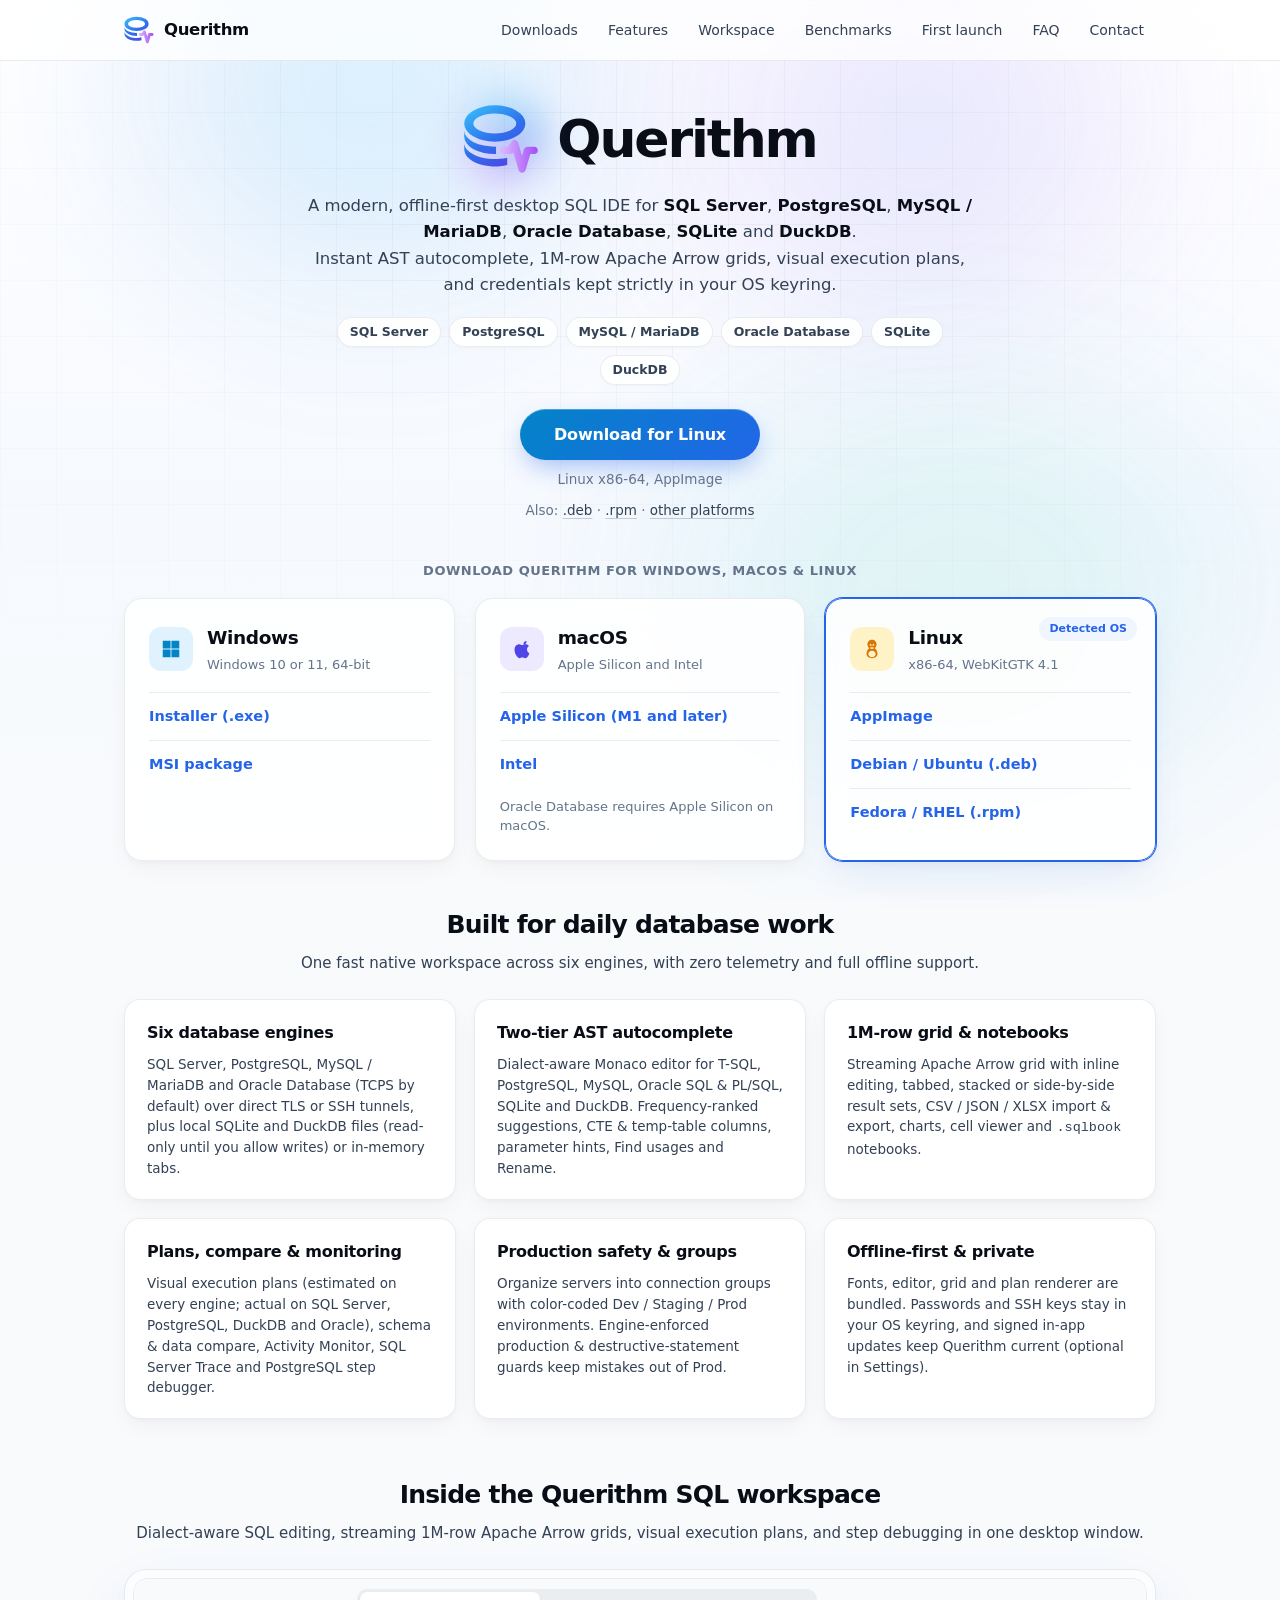
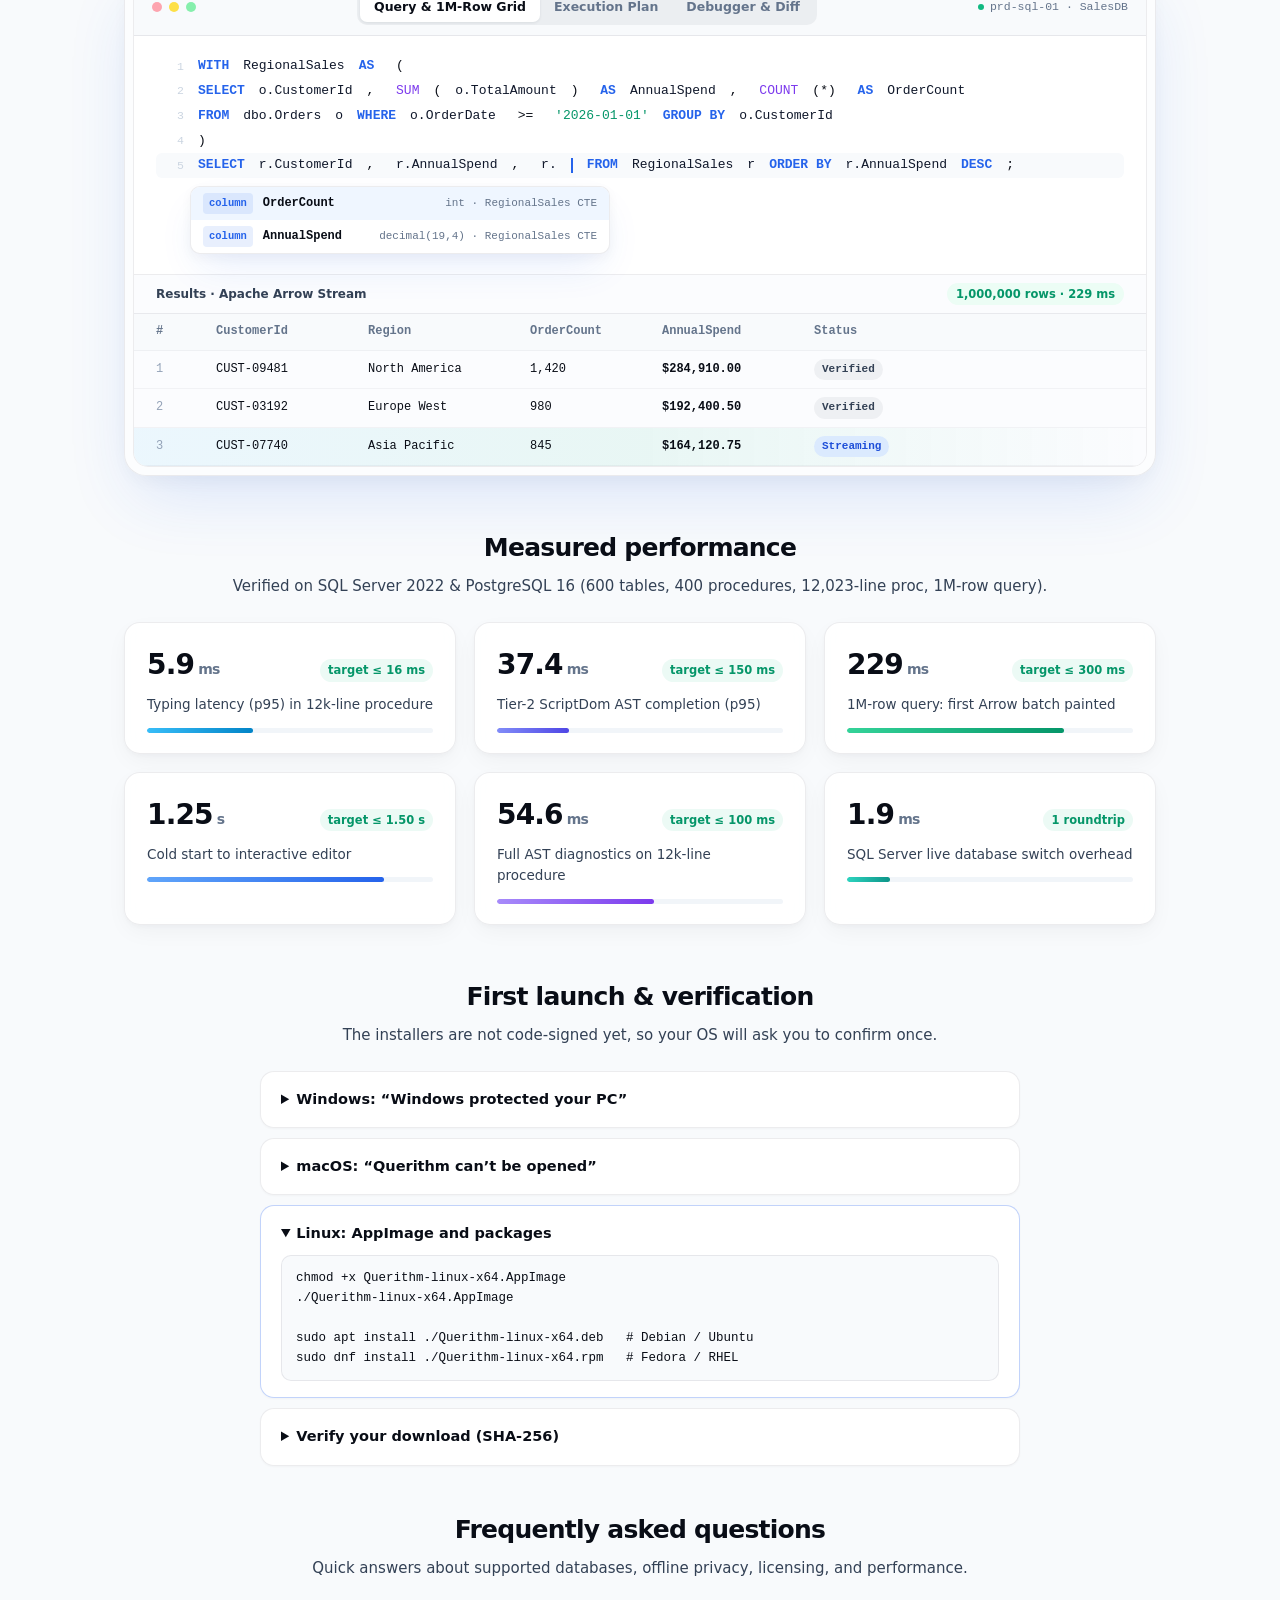
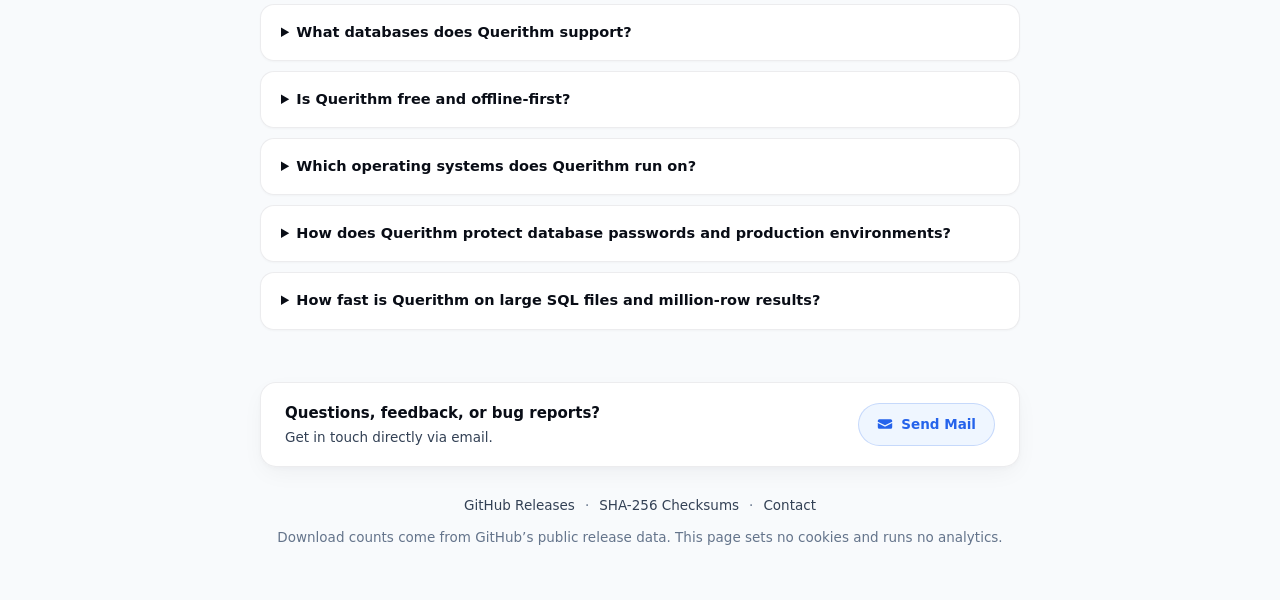
<file: index.html>
<!doctype html>
<html lang="en">
<head>
  <meta charset="utf-8">
  <meta name="viewport" content="width=device-width, initial-scale=1">
  <meta http-equiv="Content-Security-Policy" content="default-src 'none'; script-src 'self'; style-src 'self'; img-src 'self'; manifest-src 'self'; connect-src https://api.github.com; base-uri 'none'; form-action 'none'">
  <meta name="referrer" content="no-referrer">
  <title>Querithm — Offline SQL IDE for SQL Server, PostgreSQL &amp; MySQL</title>
  <meta name="description" content="Download Querithm, a free offline-first desktop SQL IDE for SQL Server, PostgreSQL, MySQL, Oracle, SQLite &amp; DuckDB on Windows, macOS, and Linux.">
  <meta name="keywords" content="Querithm, SQL IDE, offline SQL IDE, desktop SQL client, SQL Server IDE, PostgreSQL IDE, MySQL client, MariaDB client, Oracle Database IDE, SQLite client, DuckDB IDE, T-SQL autocomplete, visual execution plan, database IDE">
  <meta name="author" content="Querithm">
  <meta name="application-name" content="Querithm">
  <meta name="robots" content="index, follow, max-image-preview:large, max-snippet:-1, max-video-preview:-1">
  <link rel="canonical" href="https://querithm.app/">
  <link rel="icon" href="favicon.ico" sizes="any">
  <link rel="icon" href="icon.svg" type="image/svg+xml">
  <link rel="apple-touch-icon" href="icon.png">
  <link rel="manifest" href="site.webmanifest">
  <meta name="theme-color" content="#f8fafc">
  <meta property="og:locale" content="en_US">
  <meta property="og:type" content="website">
  <meta property="og:site_name" content="Querithm">
  <meta property="og:title" content="Querithm — Offline SQL IDE for SQL Server, PostgreSQL, MySQL, Oracle, SQLite &amp; DuckDB">
  <meta property="og:description" content="Free offline-first desktop SQL IDE with AST autocomplete, 1M-row Apache Arrow grid, visual execution plans, and OS keyring security for Windows, macOS &amp; Linux.">
  <meta property="og:url" content="https://querithm.app/">
  <meta property="og:image" content="https://querithm.app/og-image.png">
  <meta property="og:image:type" content="image/png">
  <meta property="og:image:width" content="1200">
  <meta property="og:image:height" content="630">
  <meta property="og:image:alt" content="Querithm — Offline-first desktop SQL IDE for SQL Server, PostgreSQL, MySQL, Oracle, SQLite and DuckDB">
  <meta name="twitter:card" content="summary_large_image">
  <meta name="twitter:title" content="Querithm — Offline SQL IDE for SQL Server, PostgreSQL &amp; MySQL">
  <meta name="twitter:description" content="Free offline-first desktop SQL IDE for SQL Server, PostgreSQL, MySQL, Oracle, SQLite &amp; DuckDB with AST autocomplete and 1M-row Arrow grids.">
  <meta name="twitter:image" content="https://querithm.app/og-image.png">
  <meta name="twitter:image:alt" content="Querithm — Offline-first desktop SQL IDE for SQL Server, PostgreSQL, MySQL, Oracle, SQLite and DuckDB">
  <link rel="stylesheet" href="style.css">
  <script src="app.js" defer></script>
  <script type="application/ld+json">
  {
    "@context": "https://schema.org",
    "@graph": [
      {
        "@type": "WebSite",
        "@id": "https://querithm.app/#website",
        "url": "https://querithm.app/",
        "name": "Querithm",
        "alternateName": "Querithm SQL IDE",
        "description": "Free, offline-first desktop SQL IDE for SQL Server, PostgreSQL, MySQL / MariaDB, Oracle Database, SQLite, and DuckDB.",
        "inLanguage": "en",
        "publisher": {
          "@id": "https://querithm.app/#organization"
        }
      },
      {
        "@type": "Organization",
        "@id": "https://querithm.app/#organization",
        "name": "Querithm",
        "url": "https://querithm.app/",
        "email": "dev.taosif.net@gmail.com",
        "logo": {
          "@type": "ImageObject",
          "url": "https://querithm.app/icon.png",
          "width": 512,
          "height": 512
        },
        "sameAs": [
          "https://github.com/dev-taosif-net/querithm-releases"
        ]
      },
      {
        "@type": "WebPage",
        "@id": "https://querithm.app/#webpage",
        "url": "https://querithm.app/",
        "name": "Querithm — Offline SQL IDE for SQL Server, PostgreSQL & MySQL",
        "description": "Download Querithm, a free offline-first desktop SQL IDE for SQL Server, PostgreSQL, MySQL, Oracle, SQLite & DuckDB on Windows, macOS, and Linux.",
        "isPartOf": {
          "@id": "https://querithm.app/#website"
        },
        "about": {
          "@id": "https://querithm.app/#software"
        },
        "primaryImageOfPage": {
          "@type": "ImageObject",
          "url": "https://querithm.app/og-image.png",
          "width": 1200,
          "height": 630
        },
        "inLanguage": "en"
      },
      {
        "@type": "SoftwareApplication",
        "@id": "https://querithm.app/#software",
        "name": "Querithm",
        "alternateName": "Querithm SQL IDE",
        "description": "Free, offline-first desktop SQL IDE for SQL Server, PostgreSQL, MySQL / MariaDB, Oracle Database, SQLite, and DuckDB with AST autocomplete, 1M-row Apache Arrow grids, visual execution plans, schema and data compare, Activity Monitor, SQL Server Trace, and PostgreSQL step debugger.",
        "url": "https://querithm.app/",
        "downloadUrl": "https://querithm.app/#platforms",
        "installUrl": "https://querithm.app/#platforms",
        "releaseNotes": "https://github.com/dev-taosif-net/querithm-releases/releases",
        "applicationCategory": "DeveloperApplication",
        "applicationSubCategory": "Database Management & SQL IDE",
        "operatingSystem": "Windows 10, Windows 11, macOS, Linux",
        "processorRequirements": "x86-64, Apple Silicon (ARM64)",
        "softwareVersion": "0.1.6",
        "license": "https://www.gnu.org/licenses/gpl-3.0.html",
        "isAccessibleForFree": true,
        "offers": {
          "@type": "Offer",
          "price": "0",
          "priceCurrency": "USD",
          "availability": "https://schema.org/InStock"
        },
        "image": "https://querithm.app/og-image.png",
        "screenshot": "https://querithm.app/og-image.png",
        "author": {
          "@id": "https://querithm.app/#organization"
        },
        "publisher": {
          "@id": "https://querithm.app/#organization"
        },
        "featureList": [
          "Six database engines: SQL Server, PostgreSQL, MySQL / MariaDB, Oracle Database, SQLite, and DuckDB",
          "Two-tier AST SQL autocomplete for T-SQL, PostgreSQL, MySQL, Oracle SQL & PL/SQL, SQLite, and DuckDB",
          "Streaming 1M-row Apache Arrow grid with inline editing, charts, notebooks, and CSV / JSON / XLSX import and export",
          "Visual execution plans with missing-index suggestions, schema and data compare, Activity Monitor, SQL Server Trace, and PostgreSQL step debugger",
          "Production and destructive-statement safety guards with Dev, Staging, and Prod connection groups",
          "Offline-first desktop architecture with zero telemetry and OS keyring credential storage"
        ]
      },
      {
        "@type": "FAQPage",
        "@id": "https://querithm.app/#faq",
        "mainEntity": [
          {
            "@type": "Question",
            "name": "What databases does Querithm support?",
            "acceptedAnswer": {
              "@type": "Answer",
              "text": "Querithm supports six database engines in one native workspace: Microsoft SQL Server, PostgreSQL, MySQL / MariaDB, Oracle Database (over TCPS by default), SQLite, and DuckDB, with direct TLS and SSH tunnel connections plus local file and in-memory tabs."
            }
          },
          {
            "@type": "Question",
            "name": "Is Querithm free and offline-first?",
            "acceptedAnswer": {
              "@type": "Answer",
              "text": "Yes. Querithm is free to download under the GNU GPL-3.0 license, requires no account, collects zero telemetry, and runs fully offline. Fonts, the Monaco SQL editor, the Apache Arrow grid, and the execution plan renderer are all bundled locally."
            }
          },
          {
            "@type": "Question",
            "name": "Which operating systems does Querithm run on?",
            "acceptedAnswer": {
              "@type": "Answer",
              "text": "Querithm runs natively on Windows 10 and 11 (64-bit .exe installer and .msi package), macOS (Apple Silicon and Intel .dmg), and Linux x86-64 (AppImage, Debian/Ubuntu .deb, and Fedora/RHEL .rpm). On macOS, Oracle Database connections require Apple Silicon."
            }
          },
          {
            "@type": "Question",
            "name": "How does Querithm protect database passwords and production environments?",
            "acceptedAnswer": {
              "@type": "Answer",
              "text": "Database passwords and SSH keys are stored strictly in your operating system keyring and never leave your machine. Connection groups let you color-code Dev, Staging, and Prod servers with engine-enforced production and destructive-statement guards."
            }
          },
          {
            "@type": "Question",
            "name": "How fast is Querithm on large SQL files and million-row results?",
            "acceptedAnswer": {
              "@type": "Answer",
              "text": "On benchmarked SQL Server 2022 and PostgreSQL 16 workloads (600 tables, 400 stored procedures, a 12,023-line procedure, and a 1M-row query), Querithm achieves 5.9 ms p95 typing latency, 37.4 ms p95 AST autocomplete, 229 ms to paint the first Apache Arrow batch, and 1.25 s cold start."
            }
          }
        ]
      }
    ]
  }
  </script>
</head>
<body>
  <!-- Clean, Smooth Animated Light Background -->
  <div class="ambient-bg" aria-hidden="true">
    <div class="aura aura-1"></div>
    <div class="aura aura-2"></div>
    <div class="aura aura-3"></div>
    <div class="grid-plane"></div>
    <div class="beam beam-1"></div>
    <div class="beam beam-2"></div>
  </div>

  <header class="header-wrap">
    <nav class="top" aria-label="Main navigation">
      <a class="brand" href="./">
        <svg class="nav-logo" viewBox="102 71 368 368" width="30" height="30" aria-hidden="true">
          <defs>
            <linearGradient id="nbody" gradientUnits="userSpaceOnUse" x1="140" y1="92" x2="330" y2="390">
              <stop offset="0" stop-color="#38BDF8"/>
              <stop offset="0.55" stop-color="#2F6FED"/>
              <stop offset="1" stop-color="#4F46E5"/>
            </linearGradient>
            <linearGradient id="npulse" gradientUnits="userSpaceOnUse" x1="296" y1="0" x2="450" y2="0">
              <stop offset="0" stop-color="#D8B4FE"/>
              <stop offset="1" stop-color="#A855F7"/>
            </linearGradient>
          </defs>
          <path fill-rule="evenodd" fill="url(#nbody)" d="M108 180 A148 88 0 0 1 404 180 A148 88 0 0 1 108 180 Z M152 180 A104 48 0 0 0 360 180 A104 48 0 0 0 152 180 Z M108 214 A148 78 0 0 0 262 291.9 L262 327.9 A148 84 0 0 1 108 244 Z M108 274 A148 78 0 0 0 316 345.3 L316 380.8 A148 84 0 0 1 108 304 Z"/>
          <path d="M300 310 L330 310 L352 278 L388 400 L414 310 L446 310" fill="none" stroke="url(#npulse)" stroke-width="36" stroke-linecap="round" stroke-linejoin="round"/>
        </svg>
        <span class="brand-name">Querithm</span>
      </a>

      <div class="top-nav">
        <a class="nav-item" href="#platforms">Downloads</a>
        <a class="nav-item" href="#features">Features</a>
        <a class="nav-item" href="#preview">Workspace</a>
        <a class="nav-item" href="#benchmarks">Benchmarks</a>
        <a class="nav-item" href="#install">First launch</a>
        <a class="nav-item" href="#faq">FAQ</a>
        <a class="nav-item" href="mailto:dev.taosif.net@gmail.com">Contact</a>
      </div>
    </nav>
  </header>

  <main>
    <!-- BALANCED, SPACIOUS HERO -->
    <section class="hero">
      <div class="hero-brand-row">
        <div class="logo-stage">
          <div class="logo-halo" aria-hidden="true"></div>
          <svg class="hero-icon" viewBox="102 71 368 368" width="76" height="76" role="img" aria-label="Querithm logo">
            <defs>
              <linearGradient id="hbody" gradientUnits="userSpaceOnUse" x1="140" y1="92" x2="330" y2="390">
                <stop offset="0" stop-color="#38BDF8"/>
                <stop offset="0.55" stop-color="#2F6FED"/>
                <stop offset="1" stop-color="#4F46E5"/>
              </linearGradient>
              <linearGradient id="hpulse" gradientUnits="userSpaceOnUse" x1="296" y1="0" x2="450" y2="0">
                <stop offset="0" stop-color="#D8B4FE"/>
                <stop offset="1" stop-color="#A855F7"/>
              </linearGradient>
            </defs>
            <path class="db-tier-1" fill-rule="evenodd" fill="url(#hbody)" d="M108 180 A148 88 0 0 1 404 180 A148 88 0 0 1 108 180 Z M152 180 A104 48 0 0 0 360 180 A104 48 0 0 0 152 180 Z"/>
            <path class="db-tier-2" fill-rule="evenodd" fill="url(#hbody)" d="M108 214 A148 78 0 0 0 262 291.9 L262 327.9 A148 84 0 0 1 108 244 Z"/>
            <path class="db-tier-3" fill-rule="evenodd" fill="url(#hbody)" d="M108 274 A148 78 0 0 0 316 345.3 L316 380.8 A148 84 0 0 1 108 304 Z"/>
            <path class="pulse-base" d="M300 310 L330 310 L352 278 L388 400 L414 310 L446 310" fill="none" stroke="url(#hpulse)" stroke-width="36" stroke-linecap="round" stroke-linejoin="round"/>
            <path class="pulse-path" pathLength="100" d="M300 310 L330 310 L352 278 L388 400 L414 310 L446 310" fill="none" stroke="#F5EDFF" stroke-width="36" stroke-linecap="round" stroke-linejoin="round"/>
          </svg>
        </div>

        <h1>Querithm</h1>
      </div>

      <p class="tagline">
        A modern, offline-first desktop SQL IDE for <strong>SQL Server</strong>, <strong>PostgreSQL</strong>, <strong>MySQL / MariaDB</strong>, <strong>Oracle Database</strong>, <strong>SQLite</strong> and <strong>DuckDB</strong>.<br>
        Instant AST autocomplete, 1M-row Apache Arrow grids, visual execution plans, and credentials kept strictly in your OS keyring.
      </p>

      <ul class="engine-pills" aria-label="Supported database engines">
        <li>SQL Server</li>
        <li>PostgreSQL</li>
        <li>MySQL / MariaDB</li>
        <li>Oracle Database</li>
        <li>SQLite</li>
        <li>DuckDB</li>
      </ul>

      <div class="cta">
        <a id="primary" class="btn-primary" href="#platforms">Download</a>
        <p id="primary-meta" class="meta">Windows, macOS and Linux</p>
        <p id="primary-alt" class="meta" hidden></p>
      </div>

      <p id="notice" class="notice" hidden></p>
      <p id="stats" class="stats" hidden><strong id="stats-total"></strong> downloads</p>
    </section>

    <!-- PLATFORM DOWNLOADS (IMMEDIATELY ACCESSIBLE, SPACIOUS 3-COLUMN GRID) -->
    <section id="platforms" class="platforms-wrap" aria-labelledby="platforms-heading">
      <h2 id="platforms-heading" class="platforms-heading">Download Querithm for Windows, macOS &amp; Linux</h2>
      <div class="platforms">
        <article class="card" data-os="windows">
          <div class="card-top">
            <div class="os-badge os-win" aria-hidden="true">
              <svg class="os-svg" viewBox="0 0 24 24" width="22" height="22" fill="currentColor"><path d="M3 3h8.5v8.5H3V3zm9.5 0H21v8.5h-8.5V3zM3 12.5h8.5V21H3v-8.5zm9.5 0H21V21h-8.5v-8.5z"/></svg>
            </div>
            <div>
              <h3>Windows</h3>
              <p class="req">Windows 10 or 11, 64-bit</p>
            </div>
          </div>
          <ul>
            <li><a data-asset="Querithm-windows-x64-setup.exe" href="https://github.com/dev-taosif-net/querithm-releases/releases/latest/download/Querithm-windows-x64-setup.exe">Installer (.exe)</a><span class="size"></span></li>
            <li><a data-asset="Querithm-windows-x64.msi" href="https://github.com/dev-taosif-net/querithm-releases/releases/latest/download/Querithm-windows-x64.msi">MSI package</a><span class="size"></span></li>
          </ul>
          <p class="count" hidden></p>
        </article>

        <article class="card" data-os="macos">
          <div class="card-top">
            <div class="os-badge os-mac" aria-hidden="true">
              <svg class="os-svg" viewBox="0 0 24 24" width="22" height="22" fill="currentColor"><path d="M18.71 19.5c-.83 1.24-1.71 2.45-3.05 2.47-1.34.03-1.77-.79-3.29-.79-1.53 0-2 .77-3.27.82-1.31.05-2.3-1.32-3.14-2.53C4.25 17 2.94 12.45 4.7 9.39c.87-1.52 2.43-2.48 4.12-2.51 1.28-.02 2.5.87 3.29.87.78 0 2.26-1.07 3.81-.91.65.03 2.47.26 3.64 1.98-.09.06-2.17 1.28-2.15 3.81.03 3.02 2.65 4.03 2.68 4.04-.03.07-.42 1.44-1.38 2.83M15.96 6.33c.67-.81 1.12-1.94 1-3.08-.96.04-2.13.64-2.82 1.45-.61.7-.15 1.86-.99 2.98 1.08.08 2.14-.54 2.81-1.35"/></svg>
            </div>
            <div>
              <h3>macOS</h3>
              <p class="req">Apple Silicon and Intel</p>
            </div>
          </div>
          <ul>
            <li><a data-asset="Querithm-macos-arm64.dmg" href="https://github.com/dev-taosif-net/querithm-releases/releases/latest/download/Querithm-macos-arm64.dmg">Apple Silicon (M1 and later)</a><span class="size"></span></li>
            <li><a data-asset="Querithm-macos-x64.dmg" href="https://github.com/dev-taosif-net/querithm-releases/releases/latest/download/Querithm-macos-x64.dmg">Intel</a><span class="size"></span></li>
          </ul>
          <p class="card-note">Oracle Database requires Apple Silicon on macOS.</p>
          <p class="count" hidden></p>
        </article>

        <article class="card" data-os="linux">
          <div class="card-top">
            <div class="os-badge os-linux" aria-hidden="true">
              <svg class="os-svg" viewBox="0 0 24 24" width="22" height="22" fill="currentColor"><path d="M12 2C9.24 2 7 4.24 7 7c0 1.65.79 3.11 2.02 4.03C7.17 12.44 6 14.84 6 17.5 6 20 8.5 22 12 22s6-2 6-4.5c0-2.66-1.17-5.06-3.02-6.47C16.21 10.11 17 8.65 17 7c0-2.76-2.24-5-5-5zm-1.5 4.5a1 1 0 1 1 0 2 1 1 0 0 1 0-2zm3 0a1 1 0 1 1 0 2 1 1 0 0 1 0-2zM12 10c1.1 0 2 .45 2 1s-.9 1-2 1-2-.45-2-1 .9-1 2-1zm0 4c2.21 0 4 1.57 4 3.5S14.21 21 12 21s-4-1.57-4-3.5S9.79 14 12 14z"/></svg>
            </div>
            <div>
              <h3>Linux</h3>
              <p class="req">x86-64, WebKitGTK 4.1</p>
            </div>
          </div>
          <ul>
            <li><a data-asset="Querithm-linux-x64.AppImage" href="https://github.com/dev-taosif-net/querithm-releases/releases/latest/download/Querithm-linux-x64.AppImage">AppImage</a><span class="size"></span></li>
            <li><a data-asset="Querithm-linux-x64.deb" href="https://github.com/dev-taosif-net/querithm-releases/releases/latest/download/Querithm-linux-x64.deb">Debian / Ubuntu (.deb)</a><span class="size"></span></li>
            <li><a data-asset="Querithm-linux-x64.rpm" href="https://github.com/dev-taosif-net/querithm-releases/releases/latest/download/Querithm-linux-x64.rpm">Fedora / RHEL (.rpm)</a><span class="size"></span></li>
          </ul>
          <p class="count" hidden></p>
        </article>
      </div>
    </section>

    <!-- FEATURES & SUPPORTED ENGINES -->
    <section id="features" class="features-wrap" aria-label="Features and supported engines">
      <div class="section-head">
        <h2>Built for daily database work</h2>
        <p>One fast native workspace across six engines, with zero telemetry and full offline support.</p>
      </div>

      <div class="feature-grid">
        <article class="feature-card">
          <h3>Six database engines</h3>
          <p>SQL Server, PostgreSQL, MySQL / MariaDB and Oracle Database (TCPS by default) over direct TLS or SSH tunnels, plus local SQLite and DuckDB files (read-only until you allow writes) or in-memory tabs.</p>
        </article>

        <article class="feature-card">
          <h3>Two-tier AST autocomplete</h3>
          <p>Dialect-aware Monaco editor for T-SQL, PostgreSQL, MySQL, Oracle SQL &amp; PL/SQL, SQLite and DuckDB. Frequency-ranked suggestions, CTE &amp; temp-table columns, parameter hints, Find usages and Rename.</p>
        </article>

        <article class="feature-card">
          <h3>1M-row grid &amp; notebooks</h3>
          <p>Streaming Apache Arrow grid with inline editing, tabbed, stacked or side-by-side result sets, CSV / JSON / XLSX import &amp; export, charts, cell viewer and <code>.sqlbook</code> notebooks.</p>
        </article>

        <article class="feature-card">
          <h3>Plans, compare &amp; monitoring</h3>
          <p>Visual execution plans (estimated on every engine; actual on SQL Server, PostgreSQL, DuckDB and Oracle), schema &amp; data compare, Activity Monitor, SQL Server Trace and PostgreSQL step debugger.</p>
        </article>

        <article class="feature-card">
          <h3>Production safety &amp; groups</h3>
          <p>Organize servers into connection groups with color-coded Dev / Staging / Prod environments. Engine-enforced production &amp; destructive-statement guards keep mistakes out of Prod.</p>
        </article>

        <article class="feature-card">
          <h3>Offline-first &amp; private</h3>
          <p>Fonts, editor, grid and plan renderer are bundled. Passwords and SSH keys stay in your OS keyring, and signed in-app updates keep Querithm current (optional in Settings).</p>
        </article>
      </div>
    </section>

    <!-- SPACIOUS FULL-WIDTH WORKSPACE PREVIEW -->
    <section id="preview" class="preview-section" aria-labelledby="preview-heading">
      <div class="section-head">
        <h2 id="preview-heading">Inside the Querithm SQL workspace</h2>
        <p>Dialect-aware SQL editing, streaming 1M-row Apache Arrow grids, visual execution plans, and step debugging in one desktop window.</p>
      </div>
      <div class="preview-shell">
        <div class="window-frame">
          <div class="window-bar">
            <div class="traffic-lights" aria-hidden="true">
              <span></span><span></span><span></span>
            </div>
            <div class="segmented-tabs" role="tablist" aria-label="Workspace view">
              <button type="button" id="tab-query" class="seg-btn active" role="tab" aria-selected="true" aria-controls="pane-query" data-tab="query">Query &amp; 1M-Row Grid</button>
              <button type="button" id="tab-plan" class="seg-btn" role="tab" aria-selected="false" aria-controls="pane-plan" data-tab="plan">Execution Plan</button>
              <button type="button" id="tab-debug" class="seg-btn" role="tab" aria-selected="false" aria-controls="pane-debug" data-tab="debug">Debugger &amp; Diff</button>
            </div>
            <div class="conn-indicator">
              <span class="conn-dot"></span>
              <span>prd-sql-01 · SalesDB</span>
            </div>
          </div>

          <!-- View 1: Query & Grid -->
          <div id="pane-query" class="window-body active" role="tabpanel" aria-labelledby="tab-query" data-pane="query">
            <div class="editor-area">
              <div class="code-line"><span class="ln">1</span><span class="kw">WITH</span> <span class="id">RegionalSales</span> <span class="kw">AS</span> (</div>
              <div class="code-line"><span class="ln">2</span>  <span class="kw">SELECT</span> <span class="id">o.CustomerId</span>, <span class="fn">SUM</span>(<span class="id">o.TotalAmount</span>) <span class="kw">AS</span> <span class="id">AnnualSpend</span>, <span class="fn">COUNT</span>(*) <span class="kw">AS</span> <span class="id">OrderCount</span></div>
              <div class="code-line"><span class="ln">3</span>  <span class="kw">FROM</span> <span class="id">dbo.Orders</span> <span class="id">o</span> <span class="kw">WHERE</span> <span class="id">o.OrderDate</span> &gt;= <span class="str">'2026-01-01'</span> <span class="kw">GROUP BY</span> <span class="id">o.CustomerId</span></div>
              <div class="code-line"><span class="ln">4</span>)</div>
              <div class="code-line active-line"><span class="ln">5</span><span class="kw">SELECT</span> <span class="id">r.CustomerId</span>, <span class="id">r.AnnualSpend</span>, <span class="id">r.</span><span class="caret"></span> <span class="kw">FROM</span> <span class="id">RegionalSales</span> <span class="id">r</span> <span class="kw">ORDER BY</span> <span class="id">r.AnnualSpend</span> <span class="kw">DESC</span>;</div>

              <div class="ac-popover" aria-hidden="true">
                <div class="ac-row ac-active">
                  <span class="ac-badge">column</span>
                  <span class="ac-name">OrderCount</span>
                  <span class="ac-meta">int · RegionalSales CTE</span>
                </div>
                <div class="ac-row">
                  <span class="ac-badge">column</span>
                  <span class="ac-name">AnnualSpend</span>
                  <span class="ac-meta">decimal(19,4) · RegionalSales CTE</span>
                </div>
              </div>
            </div>

            <div class="grid-area">
              <div class="grid-bar">
                <span>Results · Apache Arrow Stream</span>
                <span class="grid-pill">1,000,000 rows · 229 ms</span>
              </div>
              <div class="grid-rows">
                <div class="g-row g-head">
                  <span>#</span><span>CustomerId</span><span>Region</span><span>OrderCount</span><span>AnnualSpend</span><span>Status</span>
                </div>
                <div class="g-row">
                  <span class="g-idx">1</span><span>CUST-09481</span><span>North America</span><span>1,420</span><span class="g-num">$284,910.00</span><span><span class="status-chip">Verified</span></span>
                </div>
                <div class="g-row">
                  <span class="g-idx">2</span><span>CUST-03192</span><span>Europe West</span><span>980</span><span class="g-num">$192,400.50</span><span><span class="status-chip">Verified</span></span>
                </div>
                <div class="g-row g-stream">
                  <span class="g-idx">3</span><span>CUST-07740</span><span>Asia Pacific</span><span>845</span><span class="g-num">$164,120.75</span><span><span class="status-chip chip-live">Streaming</span></span>
                </div>
              </div>
            </div>
          </div>

          <!-- View 2: Execution Plan -->
          <div id="pane-plan" class="window-body" role="tabpanel" aria-labelledby="tab-plan" data-pane="plan" hidden>
            <div class="plan-view">
              <div class="plan-cards">
                <div class="p-node">
                  <span class="p-tag tag-emerald">8% Cost</span>
                  <strong>Index Seek</strong>
                  <span class="p-sub">IX_Orders_OrderDate · 1.2 ms</span>
                  <div class="p-track"><span class="p-fill w-8"></span></div>
                </div>
                <div class="p-edge" aria-hidden="true"></div>
                <div class="p-node p-node-warn">
                  <span class="p-tag tag-amber">68% Cost</span>
                  <strong>Hash Match Aggregate</strong>
                  <span class="p-sub">Group By CustomerId · 142 ms</span>
                  <div class="p-track"><span class="p-fill w-68"></span></div>
                </div>
                <div class="p-edge" aria-hidden="true"></div>
                <div class="p-node">
                  <span class="p-tag tag-blue">24% Cost</span>
                  <strong>Sort (Top N)</strong>
                  <span class="p-sub">AnnualSpend DESC · 31 ms</span>
                  <div class="p-track"><span class="p-fill w-24"></span></div>
                </div>
              </div>
              <div class="plan-hint">
                <span class="hint-label">Missing Index Suggestion</span>
                <code>CREATE INDEX IX_Orders_OrderDate_Inc ON dbo.Orders (OrderDate) INCLUDE (CustomerId, TotalAmount);</code>
              </div>
            </div>
          </div>

          <!-- View 3: Step Debugger & Diff -->
          <div id="pane-debug" class="window-body" role="tabpanel" aria-labelledby="tab-debug" data-pane="debug" hidden>
            <div class="debug-view">
              <div class="editor-area">
                <div class="code-line"><span class="ln">14</span><span class="kw">CREATE OR ALTER PROCEDURE</span> <span class="id">dbo.usp_SettleInvoice</span> (<span class="id">@InvoiceId</span> <span class="kw">bigint</span>) <span class="kw">AS</span></div>
                <div class="code-line"><span class="ln">15</span><span class="kw">BEGIN</span></div>
                <div class="code-line bp-active"><span class="ln">16</span>  <span class="kw">DECLARE</span> <span class="id">@Balance</span> <span class="kw">decimal</span>(19,4) = <span class="fn">dbo.fn_GetBalance</span>(<span class="id">@InvoiceId</span>);</div>
                <div class="code-line"><span class="ln">17</span>  <span class="kw">IF</span> <span class="id">@Balance</span> &gt; 0 <span class="kw">COMMIT TRANSACTION</span>;</div>
                <div class="code-line"><span class="ln">18</span><span class="kw">END</span>;</div>
              </div>
              <div class="debug-bar">
                <div class="d-metric"><span>Breakpoint</span><strong>Line 16 · Paused</strong></div>
                <div class="d-metric"><span>@InvoiceId</span><strong>904812</strong></div>
                <div class="d-metric"><span>@Balance</span><strong>1,420.5000</strong></div>
                <div class="d-metric"><span>Environment Guard</span><strong>PROD Write Protected</strong></div>
              </div>
            </div>
          </div>
        </div>
      </div>
    </section>

    <!-- MEASURED BENCHMARKS (SPACIOUS 3x2 GRID) -->
    <section id="benchmarks" class="bench-wrap" aria-label="Measured performance benchmarks">
      <div class="section-head">
        <h2>Measured performance</h2>
        <p>Verified on SQL Server 2022 &amp; PostgreSQL 16 (600 tables, 400 procedures, 12,023-line proc, 1M-row query).</p>
      </div>

      <div class="bench-grid">
        <div class="bench-card">
          <div class="bench-row">
            <span class="bench-val">5.9<small> ms</small></span>
            <span class="bench-gate">target ≤ 16 ms</span>
          </div>
          <p class="bench-title">Typing latency (p95) in 12k-line procedure</p>
          <div class="bench-bar"><span class="bench-fill b-sky"></span></div>
        </div>

        <div class="bench-card">
          <div class="bench-row">
            <span class="bench-val">37.4<small> ms</small></span>
            <span class="bench-gate">target ≤ 150 ms</span>
          </div>
          <p class="bench-title">Tier-2 ScriptDom AST completion (p95)</p>
          <div class="bench-bar"><span class="bench-fill b-indigo"></span></div>
        </div>

        <div class="bench-card">
          <div class="bench-row">
            <span class="bench-val">229<small> ms</small></span>
            <span class="bench-gate">target ≤ 300 ms</span>
          </div>
          <p class="bench-title">1M-row query: first Arrow batch painted</p>
          <div class="bench-bar"><span class="bench-fill b-emerald"></span></div>
        </div>

        <div class="bench-card">
          <div class="bench-row">
            <span class="bench-val">1.25<small> s</small></span>
            <span class="bench-gate">target ≤ 1.50 s</span>
          </div>
          <p class="bench-title">Cold start to interactive editor</p>
          <div class="bench-bar"><span class="bench-fill b-blue"></span></div>
        </div>

        <div class="bench-card">
          <div class="bench-row">
            <span class="bench-val">54.6<small> ms</small></span>
            <span class="bench-gate">target ≤ 100 ms</span>
          </div>
          <p class="bench-title">Full AST diagnostics on 12k-line procedure</p>
          <div class="bench-bar"><span class="bench-fill b-violet"></span></div>
        </div>

        <div class="bench-card">
          <div class="bench-row">
            <span class="bench-val">1.9<small> ms</small></span>
            <span class="bench-gate">1 roundtrip</span>
          </div>
          <p class="bench-title">SQL Server live database switch overhead</p>
          <div class="bench-bar"><span class="bench-fill b-teal"></span></div>
        </div>
      </div>
    </section>

    <!-- FIRST LAUNCH & VERIFICATION -->
    <section id="install" class="install">
      <div class="section-head">
        <h2>First launch &amp; verification</h2>
        <p>The installers are not code-signed yet, so your OS will ask you to confirm once.</p>
      </div>

      <div class="accordion-grid">
        <details data-os="windows">
          <summary>Windows: “Windows protected your PC”</summary>
          <p>Click <b>More info</b>, then <b>Run anyway</b>.</p>
        </details>
        <details data-os="macos">
          <summary>macOS: “Querithm can’t be opened”</summary>
          <ol>
            <li>Open the .dmg and drag Querithm to Applications.</li>
            <li>Open Querithm once and close the warning.</li>
            <li>Go to <b>System Settings → Privacy &amp; Security</b>, scroll down and click <b>Open Anyway</b>.</li>
          </ol>
          <p>If macOS says the app “is damaged”, run this in Terminal, then open it again:</p>
          <pre><code>xattr -dr com.apple.quarantine /Applications/Querithm.app</code></pre>
        </details>
        <details data-os="linux">
          <summary>Linux: AppImage and packages</summary>
          <pre><code>chmod +x Querithm-linux-x64.AppImage
./Querithm-linux-x64.AppImage

sudo apt install ./Querithm-linux-x64.deb   # Debian / Ubuntu
sudo dnf install ./Querithm-linux-x64.rpm   # Fedora / RHEL</code></pre>
        </details>
        <details>
          <summary>Verify your download (SHA-256)</summary>
          <p>Every release has a <a href="https://github.com/dev-taosif-net/querithm-releases/releases/latest/download/SHA256SUMS.txt" rel="noopener noreferrer">SHA256SUMS.txt</a>. Compare it with:</p>
          <pre><code>sha256sum Querithm-*                     # Linux
shasum -a 256 Querithm-*                 # macOS
Get-FileHash .\Querithm-windows-x64-setup.exe   # Windows PowerShell</code></pre>
        </details>
      </div>
    </section>

    <!-- FREQUENTLY ASKED QUESTIONS -->
    <section id="faq" class="install faq" aria-labelledby="faq-heading">
      <div class="section-head">
        <h2 id="faq-heading">Frequently asked questions</h2>
        <p>Quick answers about supported databases, offline privacy, licensing, and performance.</p>
      </div>

      <div class="accordion-grid">
        <details>
          <summary>What databases does Querithm support?</summary>
          <p>Querithm supports six database engines in one native workspace: Microsoft SQL Server, PostgreSQL, MySQL / MariaDB, Oracle Database (over TCPS by default), SQLite, and DuckDB, with direct TLS and SSH tunnel connections plus local file and in-memory tabs.</p>
        </details>
        <details>
          <summary>Is Querithm free and offline-first?</summary>
          <p>Yes. Querithm is free to download under the GNU GPL-3.0 license, requires no account, collects zero telemetry, and runs fully offline. Fonts, the Monaco SQL editor, the Apache Arrow grid, and the execution plan renderer are all bundled locally.</p>
        </details>
        <details>
          <summary>Which operating systems does Querithm run on?</summary>
          <p>Querithm runs natively on Windows 10 and 11 (64-bit .exe installer and .msi package), macOS (Apple Silicon and Intel .dmg), and Linux x86-64 (AppImage, Debian/Ubuntu .deb, and Fedora/RHEL .rpm). On macOS, Oracle Database connections require Apple Silicon.</p>
        </details>
        <details>
          <summary>How does Querithm protect database passwords and production environments?</summary>
          <p>Database passwords and SSH keys are stored strictly in your operating system keyring and never leave your machine. Connection groups let you color-code Dev, Staging, and Prod servers with engine-enforced production and destructive-statement guards.</p>
        </details>
        <details>
          <summary>How fast is Querithm on large SQL files and million-row results?</summary>
          <p>On benchmarked SQL Server 2022 and PostgreSQL 16 workloads (600 tables, 400 stored procedures, a 12,023-line procedure, and a 1M-row query), Querithm achieves 5.9 ms p95 typing latency, 37.4 ms p95 AST autocomplete, 229 ms to paint the first Apache Arrow batch, and 1.25 s cold start.</p>
        </details>
      </div>
    </section>
  </main>

  <footer>
    <div class="contact-card">
      <div class="contact-text">
        <strong>Questions, feedback, or bug reports?</strong>
        <span>Get in touch directly via email.</span>
      </div>
      <a class="contact-btn" href="mailto:dev.taosif.net@gmail.com">
        <svg viewBox="0 0 20 20" width="16" height="16" fill="currentColor" aria-hidden="true"><path d="M3 4a2 2 0 0 0-2 2v1.161l8.441 4.221a1.25 1.25 0 0 0 1.118 0L19 7.162V6a2 2 0 0 0-2-2H3Z"/><path d="m19 8.839-7.77 3.885a2.75 2.75 0 0 1-2.46 0L1 8.839V14a2 2 0 0 0 2 2h14a2 2 0 0 0 2-2V8.839Z"/></svg>
        <span>Send Mail</span>
      </a>
    </div>
    <nav class="footer-links" aria-label="Release and project links">
      <a href="https://github.com/dev-taosif-net/querithm-releases/releases" rel="noopener noreferrer">GitHub Releases</a>
      <span aria-hidden="true">·</span>
      <a href="https://github.com/dev-taosif-net/querithm-releases/releases/latest/download/SHA256SUMS.txt" rel="noopener noreferrer">SHA-256 Checksums</a>
      <span aria-hidden="true">·</span>
      <a href="mailto:dev.taosif.net@gmail.com">Contact</a>
    </nav>
    <p>Download counts come from GitHub’s public release data. This page sets no cookies and runs no analytics.</p>
  </footer>
</body>
</html>
</file>
<file: style.css>
:root {
  --bg: #f8fafc;
  --surface: rgba(255, 255, 255, 0.88);
  --surface-solid: #ffffff;
  --surface-subtle: #f1f5f9;
  --border: rgba(15, 23, 42, 0.08);
  --border-hover: rgba(37, 99, 235, 0.28);
  --text: #090d16;
  --text-secondary: #334155;
  --muted: #64748b;
  --accent: #2563eb;
  --accent-hover: #1d4ed8;
  --accent-text: #ffffff;
  --code-bg: #f8fafc;
  --notice-bg: #fffbeb;
  --notice-border: #fde68a;
  --shadow-xs: 0 1px 2px rgba(15, 23, 42, 0.03);
  --shadow-sm: 0 8px 24px -4px rgba(15, 23, 42, 0.05), 0 2px 6px rgba(15, 23, 42, 0.03);
  --shadow-md: 0 18px 42px -10px rgba(37, 99, 235, 0.12), 0 4px 12px rgba(15, 23, 42, 0.04);
  --shadow-lg: 0 28px 68px -12px rgba(37, 99, 235, 0.15), 0 8px 24px -4px rgba(15, 23, 42, 0.05);
  color-scheme: light;
}

* {
  box-sizing: border-box;
}

[hidden] {
  display: none !important;
}

html {
  scroll-behavior: smooth;
  -webkit-font-smoothing: antialiased;
  -moz-osx-font-smoothing: grayscale;
}

body {
  position: relative;
  margin: 0;
  min-height: 100vh;
  overflow-x: hidden;
  background: var(--bg);
  color: var(--text);
  font: 15.5px/1.6 Inter, system-ui, -apple-system, "Segoe UI", Roboto, sans-serif;
}

a {
  color: var(--accent);
  text-decoration: none;
  transition: color 0.18s ease;
}

a:hover {
  color: var(--accent-hover);
}

/* ==========================================================================
   CLEAN ANIMATED LIGHT BACKGROUND
   ========================================================================== */
.ambient-bg {
  position: fixed;
  inset: 0;
  z-index: -1;
  overflow: hidden;
  pointer-events: none;
  background: linear-gradient(180deg, #ffffff 0%, #f6f9fe 55%, #f8fafc 100%);
}

.aura {
  position: absolute;
  border-radius: 50%;
  filter: blur(85px);
  opacity: 0.6;
  will-change: transform;
}

.aura-1 {
  top: -140px;
  left: 8%;
  width: 540px;
  height: 440px;
  background: radial-gradient(circle, rgba(56, 189, 248, 0.36) 0%, rgba(37, 99, 235, 0.14) 70%, transparent 100%);
  animation: auraFloat1 16s ease-in-out infinite alternate;
}

.aura-2 {
  top: -100px;
  right: 8%;
  width: 520px;
  height: 440px;
  background: radial-gradient(circle, rgba(129, 140, 248, 0.34) 0%, rgba(168, 85, 247, 0.12) 70%, transparent 100%);
  animation: auraFloat2 19s ease-in-out infinite alternate;
}

.aura-3 {
  top: 42%;
  left: 50%;
  width: 640px;
  height: 420px;
  background: radial-gradient(circle, rgba(52, 211, 153, 0.22) 0%, rgba(56, 189, 248, 0.12) 70%, transparent 100%);
  animation: auraFloat3 22s ease-in-out infinite alternate;
}

@keyframes auraFloat1 {
  0% { transform: translate3d(0, 0, 0) scale(1); }
  100% { transform: translate3d(60px, 40px, 0) scale(1.08); }
}

@keyframes auraFloat2 {
  0% { transform: translate3d(0, 0, 0) scale(1); }
  100% { transform: translate3d(-60px, 45px, 0) scale(1.07); }
}

@keyframes auraFloat3 {
  0% { transform: translate3d(-50%, 0, 0) scale(0.96); }
  100% { transform: translate3d(-44%, -35px, 0) scale(1.06); }
}

.grid-plane {
  position: absolute;
  inset: 0;
  background-image:
    linear-gradient(to right, rgba(15, 23, 42, 0.035) 1px, transparent 1px),
    linear-gradient(to bottom, rgba(15, 23, 42, 0.035) 1px, transparent 1px);
  background-size: 56px 56px;
  mask-image: radial-gradient(ellipse 80% 60% at 50% 25%, #000 20%, transparent 100%);
}

.beam {
  position: absolute;
  height: 1.5px;
  width: 240px;
  border-radius: 999px;
  opacity: 0.65;
}

.beam-1 {
  top: 168px;
  left: -240px;
  background: linear-gradient(90deg, transparent, #38bdf8, #2563eb, transparent);
  animation: beamPassRight 12s linear infinite;
}

.beam-2 {
  top: 392px;
  right: -240px;
  background: linear-gradient(90deg, transparent, #10b981, #38bdf8, transparent);
  animation: beamPassLeft 15s linear infinite 3s;
}

@keyframes beamPassRight {
  0% { transform: translateX(0); opacity: 0; }
  15% { opacity: 0.7; }
  85% { opacity: 0.7; }
  100% { transform: translateX(calc(100vw + 480px)); opacity: 0; }
}

@keyframes beamPassLeft {
  0% { transform: translateX(0); opacity: 0; }
  15% { opacity: 0.7; }
  85% { opacity: 0.7; }
  100% { transform: translateX(calc(-100vw - 480px)); opacity: 0; }
}

/* ==========================================================================
   HEADER
   ========================================================================== */
.header-wrap {
  position: sticky;
  top: 0;
  z-index: 40;
  backdrop-filter: blur(16px);
  -webkit-backdrop-filter: blur(16px);
  background: rgba(255, 255, 255, 0.76);
  border-bottom: 1px solid var(--border);
}

.top,
main,
footer {
  max-width: 1080px;
  margin: 0 auto;
  padding: 0 24px;
}

.top {
  display: flex;
  align-items: center;
  justify-content: space-between;
  height: 60px;
}

.brand {
  display: inline-flex;
  align-items: center;
  gap: 10px;
  color: var(--text);
  font-size: 16.5px;
  font-weight: 750;
  letter-spacing: -0.02em;
}

.nav-logo {
  transition: transform 0.25s cubic-bezier(0.34, 1.56, 0.64, 1);
}

.brand:hover .nav-logo {
  transform: rotate(-6deg) scale(1.08);
}

.top-nav {
  display: flex;
  align-items: center;
  gap: 6px;
}

.nav-item {
  padding: 6px 12px;
  border-radius: 8px;
  color: var(--text-secondary);
  font-size: 14px;
  font-weight: 500;
  transition: background 0.15s ease, color 0.15s ease;
}

.nav-item:hover {
  background: rgba(15, 23, 42, 0.04);
  color: var(--text);
}

/* ==========================================================================
   HERO & ANIMATED LOGO (SIDE-BY-SIDE LEFT OF QUERITHM)
   ========================================================================== */
.hero {
  text-align: center;
  padding: 40px 0 32px;
}

.hero-brand-row {
  display: inline-flex;
  align-items: center;
  justify-content: center;
  gap: 18px;
  margin-bottom: 16px;
}

.logo-stage {
  position: relative;
  display: inline-flex;
  align-items: center;
  justify-content: center;
  flex-shrink: 0;
}

.logo-halo {
  position: absolute;
  inset: -6px;
  border-radius: 50%;
  background: conic-gradient(from 0deg, #38bdf8, #2563eb, #a855f7, #d8b4fe, #38bdf8);
  filter: blur(18px);
  opacity: 0.35;
  animation: haloSpin 8s linear infinite;
}

@keyframes haloSpin {
  from { transform: rotate(0deg); }
  to { transform: rotate(360deg); }
}

.hero-icon {
  position: relative;
  z-index: 1;
  overflow: visible;
  animation: heroFloat 4.5s ease-in-out infinite;
}

@keyframes heroFloat {
  0%, 100% { transform: translateY(0); }
  50% { transform: translateY(-4px); }
}

/* The three database layers float one after another. */
.db-tier-1, .db-tier-2, .db-tier-3 { transform-box: fill-box; }
.db-tier-1 { animation: tierFloat 3.2s ease-in-out infinite 0s; }
.db-tier-2 { animation: tierFloat 3.2s ease-in-out infinite 0.22s; }
.db-tier-3 { animation: tierFloat 3.2s ease-in-out infinite 0.44s; }

@keyframes tierFloat {
  0%, 100% { transform: translateY(0); }
  50% { transform: translateY(-10px); }
}

/* A bright beat runs along the violet pulse. */
.pulse-path {
  stroke-dasharray: 26 100;
  stroke-dashoffset: 26;
  animation: pulseRun 2.4s cubic-bezier(0.45, 0, 0.4, 1) infinite;
}

@keyframes pulseRun {
  0% { stroke-dashoffset: 26; opacity: 0.9; }
  60% { stroke-dashoffset: -100; opacity: 0.9; }
  60.1%, 100% { stroke-dashoffset: -100; opacity: 0; }
}

.pulse-base {
  animation: pulseGlow 2.4s ease-in-out infinite;
}

@keyframes pulseGlow {
  0%, 100% { filter: drop-shadow(0 0 2px rgba(168, 85, 247, 0.4)); }
  55% { filter: drop-shadow(0 0 12px rgba(168, 85, 247, 0.85)); }
}

h1 {
  margin: 0;
  font-size: clamp(38px, 5vw, 52px);
  font-weight: 800;
  line-height: 1.05;
  letter-spacing: -0.04em;
  color: var(--text);
}

.tagline {
  margin: 0 auto 18px;
  max-width: 680px;
  color: var(--text-secondary);
  font-size: 16.5px;
  line-height: 1.6;
}

.tagline strong {
  color: var(--text);
  font-weight: 650;
}

.engine-pills {
  display: flex;
  flex-wrap: wrap;
  justify-content: center;
  gap: 8px;
  margin: 0 auto 24px;
  padding: 0;
  list-style: none;
  max-width: 680px;
}

.engine-pills li {
  padding: 4px 12px;
  border-radius: 999px;
  background: var(--surface);
  border: 1px solid var(--border);
  box-shadow: var(--shadow-xs);
  color: var(--text-secondary);
  font-size: 12.5px;
  font-weight: 600;
}

.cta {
  display: flex;
  flex-direction: column;
  align-items: center;
}

.btn-primary {
  display: inline-flex;
  align-items: center;
  justify-content: center;
  padding: 13px 34px;
  border-radius: 999px;
  background: linear-gradient(135deg, #0284c7 0%, #2563eb 55%, #4f46e5 100%);
  background-size: 200% 200%;
  color: var(--accent-text);
  font-size: 16px;
  font-weight: 650;
  letter-spacing: -0.01em;
  box-shadow: 0 10px 26px -6px rgba(37, 99, 235, 0.45), inset 0 1px 0 rgba(255, 255, 255, 0.25);
  transition: transform 0.18s ease, box-shadow 0.18s ease;
  animation: btnShift 5s ease infinite;
}

@keyframes btnShift {
  0%, 100% { background-position: 0% 50%; }
  50% { background-position: 100% 50%; }
}

.btn-primary:hover {
  color: var(--accent-text);
  transform: translateY(-2px);
  box-shadow: 0 14px 32px -6px rgba(37, 99, 235, 0.58);
}

.btn-primary:focus-visible {
  outline: 3px solid rgba(37, 99, 235, 0.35);
  outline-offset: 3px;
}

.meta {
  margin: 9px 0 0;
  color: var(--muted);
  font-size: 13.5px;
}

.meta a {
  color: var(--text-secondary);
  font-weight: 500;
  text-decoration: underline;
  text-decoration-color: rgba(15, 23, 42, 0.2);
  text-underline-offset: 3px;
}

.meta a:hover {
  color: var(--accent);
  text-decoration-color: var(--accent);
}

.notice {
  display: inline-block;
  margin: 16px 0 0;
  padding: 10px 16px;
  border: 1px solid var(--notice-border);
  border-radius: 10px;
  background: var(--notice-bg);
  color: #92400e;
  font-size: 14px;
}

.stats {
  display: inline-flex;
  align-items: center;
  gap: 6px;
  margin: 14px 0 0;
  padding: 4px 12px;
  border-radius: 999px;
  background: rgba(16, 185, 129, 0.08);
  color: #059669;
  font-size: 13px;
  font-weight: 500;
}

.stats strong {
  font-weight: 700;
  font-variant-numeric: tabular-nums;
}

/* ==========================================================================
   PLATFORM DOWNLOAD CARDS (#platforms)
   ========================================================================== */
.platforms-wrap {
  padding: 8px 0 40px;
}

.platforms-heading {
  margin: 0 0 16px;
  text-align: center;
  font-size: 13px;
  font-weight: 650;
  letter-spacing: 0.04em;
  text-transform: uppercase;
  color: var(--muted);
}

.platforms {
  display: grid;
  grid-template-columns: repeat(3, minmax(0, 1fr));
  gap: 20px;
}

.card {
  position: relative;
  padding: 24px;
  border: 1px solid var(--border);
  border-radius: 18px;
  background: var(--surface);
  backdrop-filter: blur(12px);
  box-shadow: var(--shadow-sm);
  transition: transform 0.22s ease, box-shadow 0.22s ease, border-color 0.22s ease;
}

.card:hover {
  transform: translateY(-3px);
  box-shadow: var(--shadow-md);
  border-color: var(--border-hover);
}

.card.current {
  border-color: var(--accent);
  box-shadow: 0 0 0 1px var(--accent), var(--shadow-md);
}

.card.current::after {
  content: "Detected OS";
  position: absolute;
  top: 18px;
  right: 18px;
  padding: 3px 10px;
  border-radius: 999px;
  background: #eff6ff;
  color: var(--accent);
  font-size: 11px;
  font-weight: 600;
}

.card-top {
  display: flex;
  align-items: center;
  gap: 14px;
  margin-bottom: 16px;
}

.os-badge {
  display: inline-flex;
  align-items: center;
  justify-content: center;
  width: 44px;
  height: 44px;
  border-radius: 12px;
  transition: transform 0.28s cubic-bezier(0.34, 1.56, 0.64, 1);
}

.os-win { background: #e0f2fe; color: #0284c7; }
.os-mac { background: #ede9fe; color: #4f46e5; }
.os-linux { background: #fef3c7; color: #d97706; }

.os-svg {
  animation: osFloat 3.6s ease-in-out infinite;
}

@keyframes osFloat {
  0%, 100% { transform: translateY(0); }
  50% { transform: translateY(-2.5px); }
}

.card:hover .os-badge {
  transform: scale(1.1) rotate(-5deg);
}

.card h3 {
  margin: 0;
  font-size: 18.5px;
  font-weight: 750;
  letter-spacing: -0.02em;
}

.req {
  margin: 2px 0 0;
  color: var(--muted);
  font-size: 13px;
}

.card ul {
  margin: 0;
  padding: 0;
  list-style: none;
}

.card li {
  display: flex;
  align-items: center;
  justify-content: space-between;
  gap: 8px;
  padding: 10px 0;
  border-top: 1px solid var(--border);
  font-size: 14.5px;
}

.card li a {
  display: inline-block;
  padding: 2px 0;
  font-weight: 550;
}

.card li a:hover {
  text-decoration: underline;
  text-underline-offset: 3px;
}

.size,
.count {
  color: var(--muted);
  font-size: 13px;
  font-variant-numeric: tabular-nums;
  white-space: nowrap;
}

.card-note {
  margin: 10px 0 0;
  color: var(--muted);
  font-size: 13px;
  line-height: 1.45;
}

.count {
  margin: 10px 0 0;
  padding-top: 10px;
  border-top: 1px solid var(--border);
}

a.disabled {
  color: var(--muted);
  pointer-events: none;
  text-decoration: none;
}

/* ==========================================================================
   FEATURES & SUPPORTED ENGINES (#features — 3x2 GRID)
   ========================================================================== */
.features-wrap {
  padding: 4px 0 48px;
}

.feature-grid {
  display: grid;
  grid-template-columns: repeat(3, minmax(0, 1fr));
  gap: 18px;
}

.feature-card {
  padding: 20px 22px;
  border: 1px solid var(--border);
  border-radius: 16px;
  background: var(--surface);
  backdrop-filter: blur(10px);
  box-shadow: var(--shadow-sm);
  transition: transform 0.2s ease, box-shadow 0.2s ease, border-color 0.2s ease;
}

.feature-card:hover {
  transform: translateY(-3px);
  box-shadow: var(--shadow-md);
  border-color: var(--border-hover);
}

.feature-card h3 {
  margin: 0 0 8px;
  font-size: 16px;
  font-weight: 700;
  letter-spacing: -0.02em;
  color: var(--text);
}

.feature-card p {
  margin: 0;
  color: var(--text-secondary);
  font-size: 13.5px;
  line-height: 1.55;
}

/* ==========================================================================
   FULL-WIDTH WORKSPACE PREVIEW (#preview)
   ========================================================================== */
.preview-section {
  padding: 8px 0 48px;
}

.preview-shell {
  padding: 8px;
  border-radius: 22px;
  background: rgba(255, 255, 255, 0.6);
  border: 1px solid rgba(15, 23, 42, 0.08);
  box-shadow: var(--shadow-lg);
}

.window-frame {
  border-radius: 15px;
  background: var(--surface-solid);
  border: 1px solid var(--border);
  overflow: hidden;
}

.window-bar {
  display: flex;
  flex-wrap: wrap;
  align-items: center;
  justify-content: space-between;
  gap: 12px;
  padding: 10px 18px;
  background: #f8fafc;
  border-bottom: 1px solid var(--border);
}

.traffic-lights {
  display: flex;
  gap: 7px;
}

.traffic-lights span {
  width: 10px;
  height: 10px;
  border-radius: 50%;
}

.traffic-lights span:nth-child(1) { background: #fda4af; }
.traffic-lights span:nth-child(2) { background: #fde047; }
.traffic-lights span:nth-child(3) { background: #86efac; }

.segmented-tabs {
  display: inline-flex;
  padding: 3px;
  border-radius: 10px;
  background: rgba(15, 23, 42, 0.05);
}

.seg-btn {
  padding: 5px 14px;
  border: none;
  border-radius: 7px;
  background: transparent;
  color: var(--muted);
  font: inherit;
  font-size: 12.5px;
  font-weight: 600;
  cursor: pointer;
  transition: all 0.16s ease;
}

.seg-btn:hover {
  color: var(--text);
}

.seg-btn.active {
  background: var(--surface-solid);
  color: var(--text);
  box-shadow: 0 1px 3px rgba(15, 23, 42, 0.08);
}

.conn-indicator {
  display: inline-flex;
  align-items: center;
  gap: 6px;
  font-family: ui-monospace, "SFMono-Regular", Menlo, Consolas, monospace;
  font-size: 11.5px;
  color: var(--muted);
}

.conn-dot {
  width: 6px;
  height: 6px;
  border-radius: 50%;
  background: #10b981;
}

.window-body {
  animation: fadeSlide 0.22s ease;
}

@keyframes fadeSlide {
  from { opacity: 0; transform: translateY(3px); }
  to { opacity: 1; transform: translateY(0); }
}

.editor-area {
  position: relative;
  padding: 18px 22px;
  font-family: ui-monospace, "SFMono-Regular", "JetBrains Mono", Menlo, Consolas, monospace;
  font-size: 13px;
  line-height: 1.75;
  border-bottom: 1px solid var(--border);
  background: #ffffff;
}

.code-line {
  display: flex;
  align-items: center;
  gap: 14px;
  padding: 1px 8px;
  border-radius: 6px;
  white-space: pre-wrap;
}

.active-line {
  background: #f8fafc;
}

.bp-active {
  background: #fff1f2;
}

.ln {
  width: 20px;
  color: #cbd5e1;
  font-size: 11.5px;
  text-align: right;
  user-select: none;
  flex-shrink: 0;
}

.kw { color: #2563eb; font-weight: 600; }
.fn { color: #7c3aed; }
.id { color: #0f172a; }
.str { color: #059669; }

.caret {
  display: inline-block;
  width: 2px;
  height: 15px;
  background: #2563eb;
  vertical-align: middle;
  animation: blink 1.1s steps(2, start) infinite;
}

@keyframes blink {
  to { visibility: hidden; }
}

.ac-popover {
  margin: 8px 0 2px 34px;
  max-width: 420px;
  border-radius: 10px;
  background: var(--surface-solid);
  border: 1px solid var(--border);
  box-shadow: var(--shadow-md);
  overflow: hidden;
  font-size: 12px;
}

.ac-row {
  display: flex;
  align-items: center;
  gap: 10px;
  padding: 6px 12px;
}

.ac-active {
  background: #eff6ff;
}

.ac-badge {
  padding: 1px 6px;
  border-radius: 4px;
  background: rgba(37, 99, 235, 0.1);
  color: #2563eb;
  font-size: 10.5px;
  font-weight: 600;
}

.ac-name {
  font-weight: 600;
  color: var(--text);
}

.ac-meta {
  margin-left: auto;
  color: var(--muted);
  font-size: 11px;
}

.grid-area {
  background: #fbfcfe;
}

.grid-bar {
  display: flex;
  align-items: center;
  justify-content: space-between;
  padding: 8px 22px;
  border-bottom: 1px solid var(--border);
  font-size: 12px;
  font-weight: 600;
  color: var(--text-secondary);
}

.grid-pill {
  padding: 2px 9px;
  border-radius: 999px;
  background: #ecfdf5;
  color: #059669;
  font-size: 11.5px;
}

.grid-rows {
  font-family: ui-monospace, "SFMono-Regular", Menlo, Consolas, monospace;
  font-size: 12px;
  overflow-x: auto;
}

.g-row {
  display: grid;
  grid-template-columns: 48px 140px 150px 120px 140px 1fr;
  gap: 12px;
  align-items: center;
  padding: 8px 22px;
  border-bottom: 1px solid rgba(15, 23, 42, 0.04);
}

.g-head {
  color: var(--muted);
  font-weight: 600;
  background: #f8fafc;
}

.g-idx { color: #94a3b8; }
.g-num { color: var(--text); font-weight: 600; }

.status-chip {
  display: inline-block;
  padding: 2px 8px;
  border-radius: 999px;
  background: rgba(15, 23, 42, 0.05);
  color: var(--text-secondary);
  font-size: 11px;
  font-weight: 600;
}

.chip-live {
  background: #dbeafe;
  color: #1d4ed8;
}

.g-stream {
  background: linear-gradient(90deg, rgba(56, 189, 248, 0.08), rgba(16, 185, 129, 0.08), transparent);
}

.plan-view {
  padding: 24px 22px;
  background: #fbfcfe;
}

.plan-cards {
  display: flex;
  flex-wrap: wrap;
  align-items: center;
  gap: 12px;
  margin-bottom: 16px;
}

.p-node {
  flex: 1 1 200px;
  padding: 14px 16px;
  border-radius: 12px;
  background: var(--surface-solid);
  border: 1px solid var(--border);
  box-shadow: var(--shadow-xs);
  display: flex;
  flex-direction: column;
  gap: 4px;
}

.p-node-warn {
  border-color: rgba(245, 158, 11, 0.35);
}

.p-tag {
  align-self: flex-start;
  padding: 2px 8px;
  border-radius: 999px;
  font-size: 11px;
  font-weight: 600;
}

.tag-emerald { background: #ecfdf5; color: #059669; }
.tag-amber { background: #fffbeb; color: #d97706; }
.tag-blue { background: #eff6ff; color: #2563eb; }

.p-sub {
  font-size: 12px;
  color: var(--muted);
}

.p-track {
  height: 4px;
  margin-top: 6px;
  border-radius: 999px;
  background: #f1f5f9;
  overflow: hidden;
}

.p-fill { display: block; height: 100%; border-radius: 999px; }
.w-8 { width: 12%; background: #10b981; }
.w-68 { width: 68%; background: #f59e0b; }
.w-24 { width: 24%; background: #2563eb; }

.p-edge {
  width: 24px;
  height: 2px;
  background: #cbd5e1;
}

.plan-hint {
  display: flex;
  flex-wrap: wrap;
  align-items: center;
  gap: 10px;
  padding: 10px 14px;
  border-radius: 10px;
  background: #f8fafc;
  border: 1px solid var(--border);
  font-size: 12px;
}

.hint-label {
  padding: 2px 8px;
  border-radius: 6px;
  background: #eff6ff;
  color: #2563eb;
  font-weight: 600;
}

.debug-bar {
  display: grid;
  grid-template-columns: repeat(4, minmax(0, 1fr));
  gap: 12px;
  padding: 14px 22px;
  background: #f8fafc;
}

.d-metric {
  display: flex;
  flex-direction: column;
  font-size: 12px;
}

.d-metric span {
  color: var(--muted);
}

.d-metric strong {
  font-family: ui-monospace, "SFMono-Regular", Menlo, Consolas, monospace;
  color: var(--text);
}

/* ==========================================================================
   BENCHMARKS (#benchmarks — SPACIOUS 3x2 GRID)
   ========================================================================== */
.bench-wrap {
  padding: 4px 0 48px;
}

.section-head {
  text-align: center;
  margin-bottom: 24px;
}

.section-head h2 {
  margin: 0 0 6px;
  font-size: 25px;
  font-weight: 750;
  letter-spacing: -0.03em;
}

.section-head p {
  margin: 0;
  color: var(--text-secondary);
  font-size: 15px;
}

.bench-grid {
  display: grid;
  grid-template-columns: repeat(3, minmax(0, 1fr));
  gap: 18px;
}

.bench-card {
  padding: 20px 22px;
  border: 1px solid var(--border);
  border-radius: 16px;
  background: var(--surface);
  backdrop-filter: blur(10px);
  box-shadow: var(--shadow-sm);
  transition: transform 0.2s ease, box-shadow 0.2s ease, border-color 0.2s ease;
}

.bench-card:hover {
  transform: translateY(-3px);
  box-shadow: var(--shadow-md);
  border-color: var(--border-hover);
}

.bench-row {
  display: flex;
  align-items: baseline;
  justify-content: space-between;
  margin-bottom: 6px;
}

.bench-val {
  font-size: 28px;
  font-weight: 750;
  letter-spacing: -0.03em;
  color: var(--text);
  font-variant-numeric: tabular-nums;
}

.bench-val small {
  font-size: 14px;
  font-weight: 600;
  color: var(--muted);
}

.bench-gate {
  padding: 2px 8px;
  border-radius: 999px;
  background: rgba(16, 185, 129, 0.08);
  color: #059669;
  font-size: 11.5px;
  font-weight: 600;
}

.bench-title {
  margin: 0 0 12px;
  color: var(--text-secondary);
  font-size: 13.5px;
}

.bench-bar {
  height: 5px;
  border-radius: 999px;
  background: #f1f5f9;
  overflow: hidden;
}

.bench-fill {
  display: block;
  height: 100%;
  border-radius: 999px;
  animation: fillGrow 1.2s cubic-bezier(0.22, 1, 0.36, 1) forwards;
}

@keyframes fillGrow {
  from { transform: scaleX(0); transform-origin: left; }
  to { transform: scaleX(1); transform-origin: left; }
}

.b-sky { width: 37%; background: linear-gradient(90deg, #38bdf8, #0284c7); }
.b-indigo { width: 25%; background: linear-gradient(90deg, #818cf8, #4f46e5); }
.b-emerald { width: 76%; background: linear-gradient(90deg, #34d399, #059669); }
.b-blue { width: 83%; background: linear-gradient(90deg, #60a5fa, #2563eb); }
.b-violet { width: 55%; background: linear-gradient(90deg, #a78bfa, #7c3aed); }
.b-teal { width: 15%; background: linear-gradient(90deg, #2dd4bf, #0d9488); }

/* ==========================================================================
   FIRST LAUNCH ACCORDION (#install — SINGLE COLUMN)
   ========================================================================== */
.install {
  padding: 4px 0 40px;
}

.accordion-grid {
  max-width: 760px;
  margin: 0 auto;
  display: flex;
  flex-direction: column;
  gap: 10px;
}

details {
  padding: 16px 20px;
  border: 1px solid var(--border);
  border-radius: 14px;
  background: var(--surface);
  box-shadow: var(--shadow-xs);
  transition: border-color 0.15s ease;
}

details[open] {
  border-color: var(--border-hover);
}

summary {
  cursor: pointer;
  font-weight: 600;
  font-size: 14.5px;
}

details p,
details ol {
  color: var(--text-secondary);
  font-size: 14px;
  margin: 10px 0 0;
}

details ol {
  padding-left: 20px;
}

pre {
  overflow-x: auto;
  padding: 12px 14px;
  margin: 10px 0 0;
  border-radius: 10px;
  background: var(--code-bg);
  border: 1px solid var(--border);
  font-size: 12.5px;
}

code {
  font-family: ui-monospace, "SFMono-Regular", Menlo, Consolas, monospace;
}

/* ==========================================================================
   FOOTER & CONTACT
   ========================================================================== */
footer {
  padding-top: 12px;
  padding-bottom: 48px;
  color: var(--muted);
  font-size: 13.5px;
  text-align: center;
}

.contact-card {
  max-width: 760px;
  margin: 0 auto 28px;
  padding: 18px 24px;
  border-radius: 16px;
  background: var(--surface);
  border: 1px solid var(--border);
  box-shadow: var(--shadow-sm);
  display: flex;
  flex-wrap: wrap;
  align-items: center;
  justify-content: space-between;
  gap: 16px;
  text-align: left;
}

.contact-text {
  display: flex;
  flex-direction: column;
  gap: 2px;
}

.contact-text strong {
  color: var(--text);
  font-size: 15px;
  font-weight: 700;
}

.contact-text span {
  color: var(--text-secondary);
  font-size: 13.5px;
}

.contact-btn {
  display: inline-flex;
  align-items: center;
  gap: 8px;
  padding: 10px 18px;
  border-radius: 999px;
  background: #eff6ff;
  border: 1px solid rgba(37, 99, 235, 0.2);
  color: var(--accent);
  font-size: 13.5px;
  font-weight: 600;
  transition: all 0.18s ease;
}

.contact-btn:hover {
  background: var(--accent);
  color: #ffffff;
  transform: translateY(-1px);
  box-shadow: 0 8px 20px -4px rgba(37, 99, 235, 0.35);
}

.footer-links {
  display: flex;
  flex-wrap: wrap;
  align-items: center;
  justify-content: center;
  gap: 10px;
  margin-bottom: 10px;
  font-size: 13.5px;
}

.footer-links a {
  color: var(--text-secondary);
  font-weight: 500;
}

.footer-links a:hover {
  color: var(--accent);
}

footer p {
  margin: 4px 0;
}

.not-found {
  display: flex;
  flex-direction: column;
  align-items: center;
  justify-content: center;
  min-height: 80vh;
  text-align: center;
  gap: 14px;
}

@media (max-width: 820px) {
  .platforms,
  .feature-grid,
  .bench-grid,
  .accordion-grid {
    grid-template-columns: minmax(0, 1fr);
  }
  .debug-bar {
    grid-template-columns: repeat(2, minmax(0, 1fr));
  }
  .p-edge,
  .nav-item {
    display: none;
  }
}

@media (prefers-reduced-motion: reduce) {
  *, *::before, *::after {
    animation-duration: 0.01ms !important;
    animation-iteration-count: 1 !important;
    transition-duration: 0.01ms !important;
  }
}
</file>
